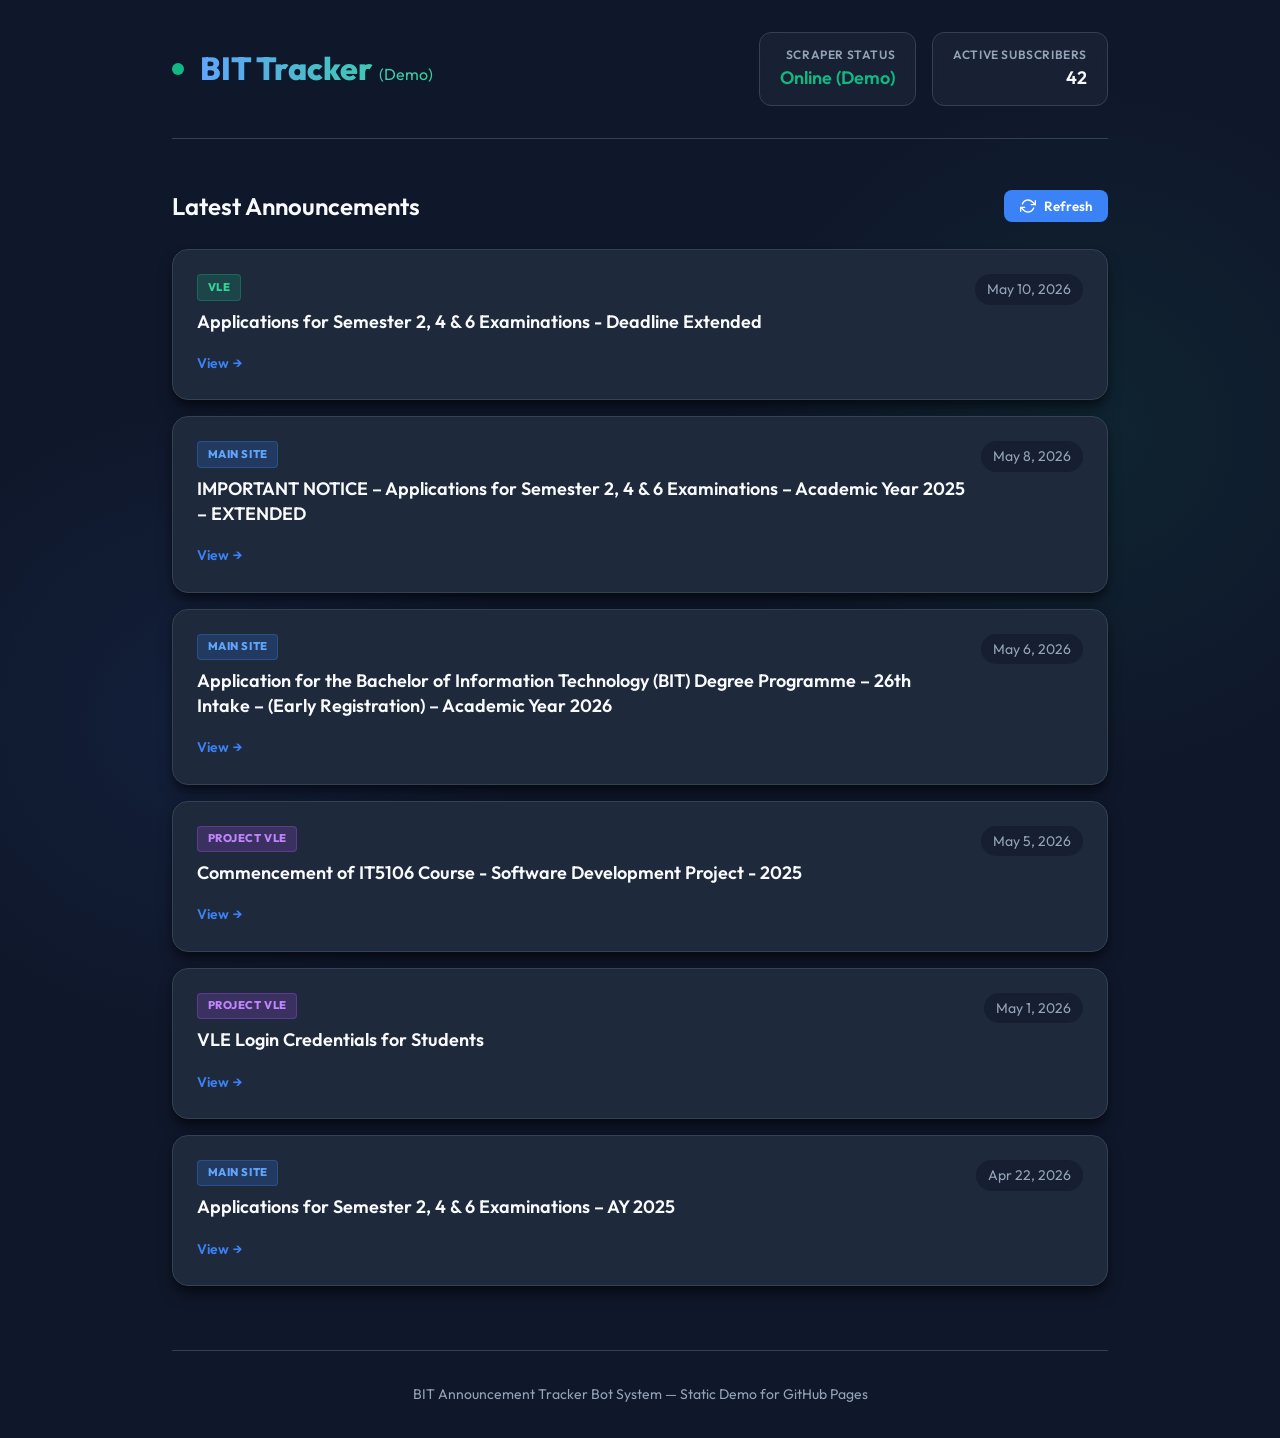
<file: docs/index.html>
<!DOCTYPE html>
<html lang="en">
<head>
    <meta charset="UTF-8">
    <meta name="viewport" content="width=device-width, initial-scale=1.0">
    <title>BIT Notification Tracker (Demo)</title>
    <link href="https://fonts.googleapis.com/css2?family=Outfit:wght@300;400;600;800&display=swap" rel="stylesheet">
    <link rel="stylesheet" href="style.css">
</head>
<body>
    <div class="app-container">
        <header>
            <div class="logo">
                <div class="pulse"></div>
                <h1>BIT Tracker <span style="font-size: 1rem; color: #94a3b8; font-weight: 400;">(Demo)</span></h1>
            </div>
            <div class="status-panel">
                <div class="status-card">
                    <span class="label">Scraper Status</span>
                    <span class="value" id="scraper-status">Checking...</span>
                </div>
                <div class="status-card">
                    <span class="label">Active Subscribers</span>
                    <span class="value" id="sub-count">--</span>
                </div>
            </div>
        </header>

        <main>
            <section class="announcements-section">
                <div class="section-header">
                    <h2>Latest Announcements</h2>
                    <button id="refresh-btn" class="btn">
                        <svg viewBox="0 0 24 24" width="16" height="16" stroke="currentColor" stroke-width="2" fill="none" stroke-linecap="round" stroke-linejoin="round"><polyline points="23 4 23 10 17 10"></polyline><polyline points="1 20 1 14 7 14"></polyline><path d="M3.51 9a9 9 0 0 1 14.85-3.36L23 10M1 14l4.64 4.36A9 9 0 0 0 20.49 15"></path></svg>
                        Refresh
                    </button>
                </div>
                <div class="announcements-list" id="announcements-container">
                    <div class="loading">Loading announcements...</div>
                </div>
            </section>
        </main>
        
        <footer>
            <p>BIT Announcement Tracker Bot System — Static Demo for GitHub Pages</p>
        </footer>
    </div>
    
    <template id="announcement-template">
        <div class="announcement-card">
            <div class="card-header">
                <div>
                    <span class="source-badge"></span>
                    <h3 class="title"></h3>
                </div>
                <span class="date"></span>
            </div>
            <div class="card-body">
                <a href="#" class="link-btn" target="_blank">View <span>→</span></a>
            </div>
        </div>
    </template>

    <script src="script.js"></script>
</body>
</html>
</file>
<file: docs/style.css>
:root {
    --bg-color: #0f172a;
    --card-bg: #1e293b;
    --primary: #3b82f6;
    --primary-hover: #2563eb;
    --accent: #10b981;
    --text-main: #f8fafc;
    --text-muted: #94a3b8;
    --border: #334155;
    --shadow: 0 10px 15px -3px rgba(0, 0, 0, 0.5), 0 4px 6px -2px rgba(0, 0, 0, 0.3);
}

* {
    box-sizing: border-box;
    margin: 0;
    padding: 0;
}

body {
    font-family: 'Outfit', sans-serif;
    background-color: var(--bg-color);
    color: var(--text-main);
    line-height: 1.6;
    min-height: 100vh;
    background-image: 
        radial-gradient(circle at 15% 50%, rgba(59, 130, 246, 0.08), transparent 25%),
        radial-gradient(circle at 85% 30%, rgba(16, 185, 129, 0.08), transparent 25%);
}

.app-container {
    max-width: 1000px;
    margin: 0 auto;
    padding: 2rem;
}

header {
    display: flex;
    justify-content: space-between;
    align-items: center;
    margin-bottom: 3rem;
    padding-bottom: 2rem;
    border-bottom: 1px solid var(--border);
}

.logo {
    display: flex;
    align-items: center;
    gap: 1rem;
}

.pulse {
    width: 12px;
    height: 12px;
    background-color: var(--accent);
    border-radius: 50%;
    box-shadow: 0 0 0 0 rgba(16, 185, 129, 0.7);
    animation: pulse 2s infinite;
}

@keyframes pulse {
    0% { transform: scale(0.95); box-shadow: 0 0 0 0 rgba(16, 185, 129, 0.7); }
    70% { transform: scale(1); box-shadow: 0 0 0 10px rgba(16, 185, 129, 0); }
    100% { transform: scale(0.95); box-shadow: 0 0 0 0 rgba(16, 185, 129, 0); }
}

h1 {
    font-weight: 800;
    font-size: 2rem;
    background: linear-gradient(to right, #60a5fa, #34d399);
    -webkit-background-clip: text;
    -webkit-text-fill-color: transparent;
}

.status-panel {
    display: flex;
    gap: 1rem;
}

.status-card {
    background-color: rgba(30, 41, 59, 0.6);
    border: 1px solid var(--border);
    padding: 0.75rem 1.25rem;
    border-radius: 0.75rem;
    display: flex;
    flex-direction: column;
    align-items: flex-end;
    backdrop-filter: blur(10px);
}

.label {
    font-size: 0.75rem;
    color: var(--text-muted);
    text-transform: uppercase;
    letter-spacing: 0.05em;
    font-weight: 600;
}

.value {
    font-weight: 600;
    font-size: 1.125rem;
}

.status-online { color: var(--accent); }
.status-offline { color: #ef4444; }

.section-header {
    display: flex;
    justify-content: space-between;
    align-items: center;
    margin-bottom: 1.5rem;
}

h2 {
    font-weight: 600;
    font-size: 1.5rem;
}

.btn {
    display: flex;
    align-items: center;
    gap: 0.5rem;
    background-color: var(--primary);
    color: white;
    border: none;
    padding: 0.5rem 1rem;
    border-radius: 0.5rem;
    font-family: inherit;
    font-weight: 600;
    cursor: pointer;
    transition: all 0.2s;
}

.btn:hover {
    background-color: var(--primary-hover);
    transform: translateY(-1px);
}

.btn:active {
    transform: translateY(0);
}

.announcements-list {
    display: grid;
    gap: 1rem;
}

.announcement-card {
    background-color: var(--card-bg);
    border: 1px solid var(--border);
    border-radius: 1rem;
    padding: 1.5rem;
    box-shadow: var(--shadow);
    transition: transform 0.2s, box-shadow 0.2s, border-color 0.2s;
    display: flex;
    flex-direction: column;
    gap: 1rem;
}

.announcement-card:hover {
    transform: translateY(-3px);
    box-shadow: 0 15px 25px -5px rgba(0, 0, 0, 0.6);
    border-color: #475569;
}

.card-header {
    display: flex;
    justify-content: space-between;
    align-items: flex-start;
    gap: 1rem;
}

.card-header > div {
    display: flex;
    flex-direction: column;
    gap: 0.5rem;
    align-items: flex-start;
}

.source-badge {
    font-size: 0.7rem;
    text-transform: uppercase;
    font-weight: 800;
    padding: 0.2rem 0.6rem;
    border-radius: 4px;
    letter-spacing: 0.05em;
}

.source-main { background-color: rgba(59, 130, 246, 0.2); color: #60a5fa; border: 1px solid rgba(59, 130, 246, 0.3); }
.source-vle { background-color: rgba(16, 185, 129, 0.2); color: #34d399; border: 1px solid rgba(16, 185, 129, 0.3); }
.source-project { background-color: rgba(168, 85, 247, 0.2); color: #c084fc; border: 1px solid rgba(168, 85, 247, 0.3); }

.title {
    font-size: 1.125rem;
    font-weight: 600;
    color: var(--text-main);
    line-height: 1.4;
}

.date {
    font-size: 0.875rem;
    color: var(--text-muted);
    white-space: nowrap;
    background-color: rgba(15, 23, 42, 0.5);
    padding: 0.25rem 0.75rem;
    border-radius: 1rem;
}

.link-btn {
    display: inline-flex;
    align-items: center;
    gap: 0.25rem;
    color: var(--primary);
    text-decoration: none;
    font-weight: 600;
    font-size: 0.875rem;
    transition: color 0.2s;
}

.link-btn span {
    transition: transform 0.2s;
}

.link-btn:hover {
    color: #60a5fa;
}

.link-btn:hover span {
    transform: translateX(4px);
}

.loading {
    text-align: center;
    padding: 3rem;
    color: var(--text-muted);
    font-style: italic;
}

footer {
    margin-top: 4rem;
    text-align: center;
    color: var(--text-muted);
    font-size: 0.875rem;
    border-top: 1px solid var(--border);
    padding-top: 2rem;
}
</file>
